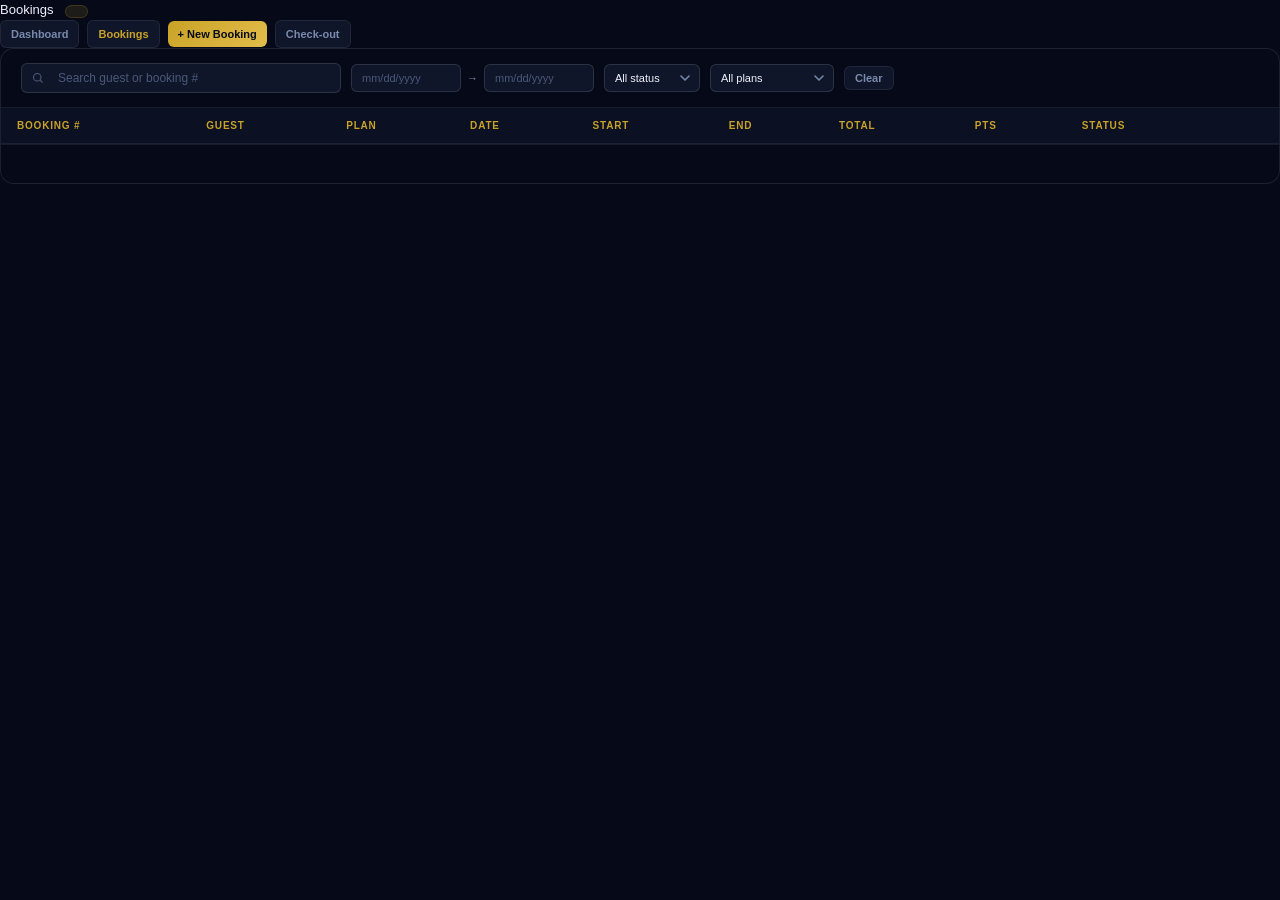
<file: homeroom_split_files/html/booking.html>
<!DOCTYPE html>
<html lang="en">
<head>
  <meta charset="UTF-8">
  <meta name="viewport" content="width=device-width, initial-scale=1.0">
  <title>Bookings - Homeroom</title>
  <link rel="stylesheet" href="../css/booking.css">
</head>
<body>
  
  <div class="topbar">
    <div class="topbar-title">Bookings <span id="today-badge" class="badge badge-gold" style="font-size:11px;margin-left:8px;"></span></div>
    <div style="display:flex;gap:8px;align-items:center;">
      <a href="dashboard.html" class="btn btn-ghost btn-sm">Dashboard</a>
      <a href="booking.html" class="btn btn-ghost btn-sm" style="color:var(--gold-400);">Bookings</a>
      <a href="newbooking.html" class="btn btn-gold btn-sm">+ New Booking</a>
      <a href="checkout.html" class="btn btn-ghost btn-sm">Check-out</a>
    </div>
  </div>
  <div class="page-body">
    <div class="card" style="padding:0;overflow:hidden;">
      <!-- FILTERS -->
      <div style="padding:14px 20px;border-bottom:1px solid var(--border);display:flex;gap:10px;align-items:center;flex-wrap:wrap;background:var(--navy-950);">
        <div class="search-bar-wrap">
          <svg width="12" height="12" fill="none" stroke="currentColor" stroke-width="1.5" viewBox="0 0 16 16"><circle cx="7" cy="7" r="5"/><path d="M11 11l3 3"/></svg>
          <input type="text" class="input-field search-bar" id="bk-search" placeholder="Search guest or booking #" oninput="renderBookings()" style="font-size:12px;padding:7px 10px 7px 34px;">
        </div>
        <div class="date-pair">
          <input type="text" class="input-field date-input" id="date-from" placeholder="mm/dd/yyyy" style="width:110px;" oninput="renderBookings()">
          <span>→</span>
          <input type="text" class="input-field date-input" id="date-to" placeholder="mm/dd/yyyy" style="width:110px;" oninput="renderBookings()">
        </div>
        <select class="filter-select" id="status-filter" onchange="renderBookings()">
          <option value="">All status</option>
          <option value="active">Active</option>
          <option value="extended">Extended</option>
          <option value="completed">Completed</option>
          <option value="cancelled">Cancelled</option>
        </select>
        <select class="filter-select" id="plan-filter" onchange="renderBookings()">
          <option value="">All plans</option>
          <option value="Hourly 1hr">Hourly 1hr</option>
          <option value="Hourly 5hrs">Hourly 5hrs</option>
          <option value="Hourly 10hrs">Hourly 10hrs</option>
          <option value="Day Pass">Day Pass</option>
          <option value="Monthly 3 Days">Monthly 3 Days</option>
          <option value="Monthly 30 Days">Monthly 30 Days</option>
        </select>
        <button class="btn btn-ghost btn-sm" onclick="clearFilters()">Clear</button>
      </div>
      <!-- TABLE -->
      <div class="table-wrap" style="max-height:calc(100vh - 280px);overflow-y:auto;">
        <table class="data-table">
          <thead>
            <tr>
              <th>Booking #</th><th>Guest</th><th>Plan</th><th>Date</th>
              <th>Start</th><th>End</th><th>Total</th><th>Pts</th><th>Status</th><th></th>
            </tr>
          </thead>
          <tbody id="bookings-tbody"></tbody>
        </table>
      </div>
      <div style="padding:12px 20px;border-top:1px solid var(--border);background:var(--navy-950);">
        <div class="pagination-bar">
          <span class="page-info" id="page-info"></span>
          <div class="page-buttons" id="page-buttons"></div>
        </div>
      </div>
    </div>
  </div>

  <script src="../js/booking.js"></script>
</body>
</html>
</file>
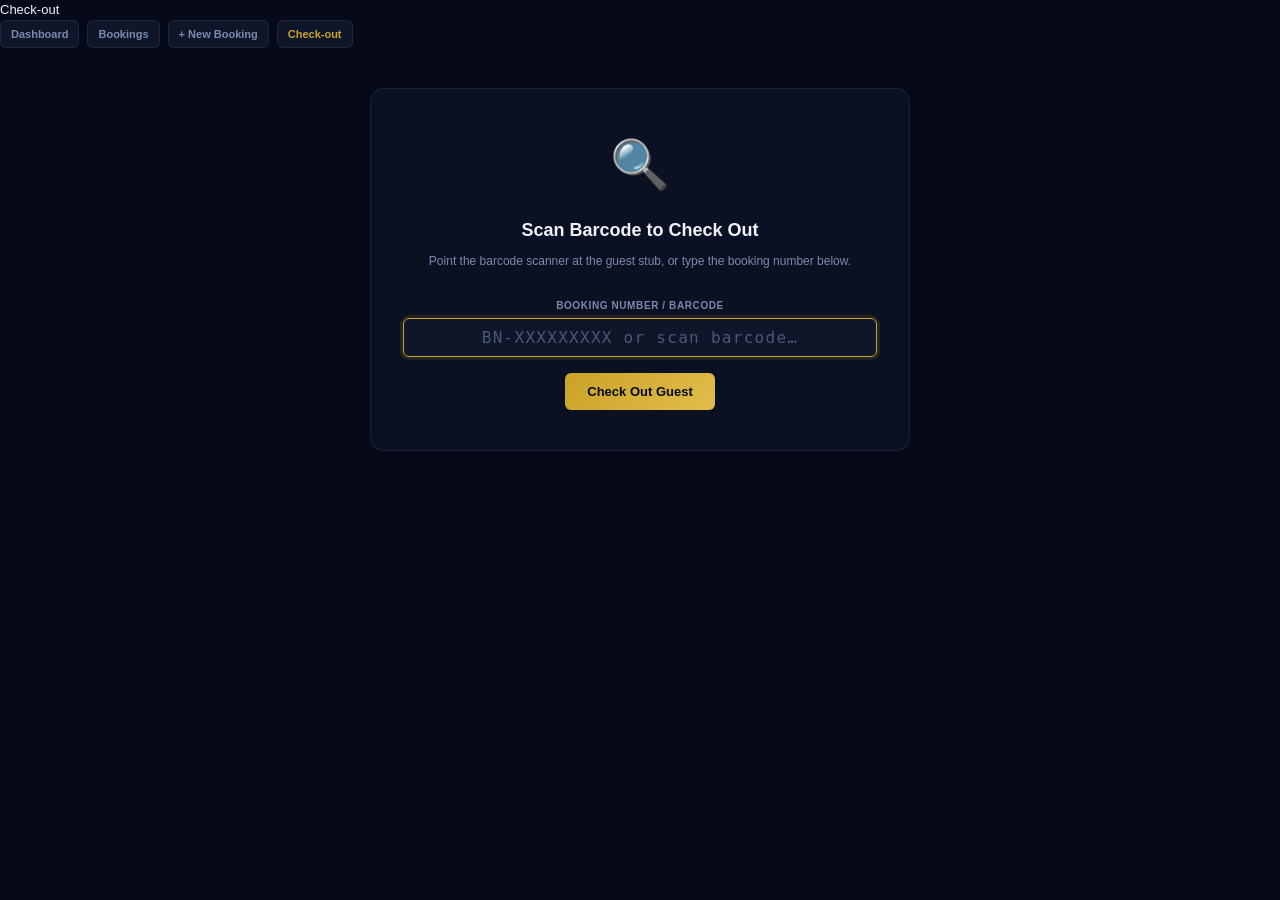
<file: homeroom_split_files/html/checkout.html>
<!DOCTYPE html>
<html lang="en">
<head>
  <meta charset="UTF-8">
  <meta name="viewport" content="width=device-width, initial-scale=1.0">
  <title>Check-out - Homeroom</title>
  <link rel="stylesheet" href="../css/checkout.css">
</head>
<body>
  
  <div class="topbar">
    <div class="topbar-title">Check-out</div>
    <div style="display:flex;gap:8px;align-items:center;">
      <a href="dashboard.html" class="btn btn-ghost btn-sm">Dashboard</a>
      <a href="booking.html" class="btn btn-ghost btn-sm">Bookings</a>
      <a href="newbooking.html" class="btn btn-ghost btn-sm">+ New Booking</a>
      <a href="checkout.html" class="btn btn-ghost btn-sm" style="color:var(--gold-400);">Check-out</a>
    </div>
  </div>
  <div class="page-body">
    <div style="max-width:540px;margin:40px auto;">
      <div class="card" style="text-align:center;padding:40px 32px;">
        <div style="font-size:48px;margin-bottom:16px;">🔍</div>
        <div style="font-size:18px;font-weight:700;margin-bottom:8px;">Scan Barcode to Check Out</div>
        <div style="font-size:12px;color:var(--text-muted);margin-bottom:28px;">Point the barcode scanner at the guest stub, or type the booking number below.</div>
        <div class="input-wrap" style="margin-bottom:16px;">
          <label class="input-label">Booking Number / Barcode</label>
          <input type="text" class="input-field" id="checkout-input" placeholder="BN-XXXXXXXXX or scan barcode…" autofocus oninput="onScanInput(this.value)" style="font-size:16px;text-align:center;letter-spacing:.08em;font-family:var(--mono);">
        </div>
        <button class="btn btn-gold btn-lg w-full" onclick="processCheckout()">Check Out Guest</button>
      </div>
      <div id="checkout-result" class="hidden" style="margin-top:16px;"></div>
    </div>
  </div>

  <script src="../js/checkout.js"></script>
</body>
</html>
</file>
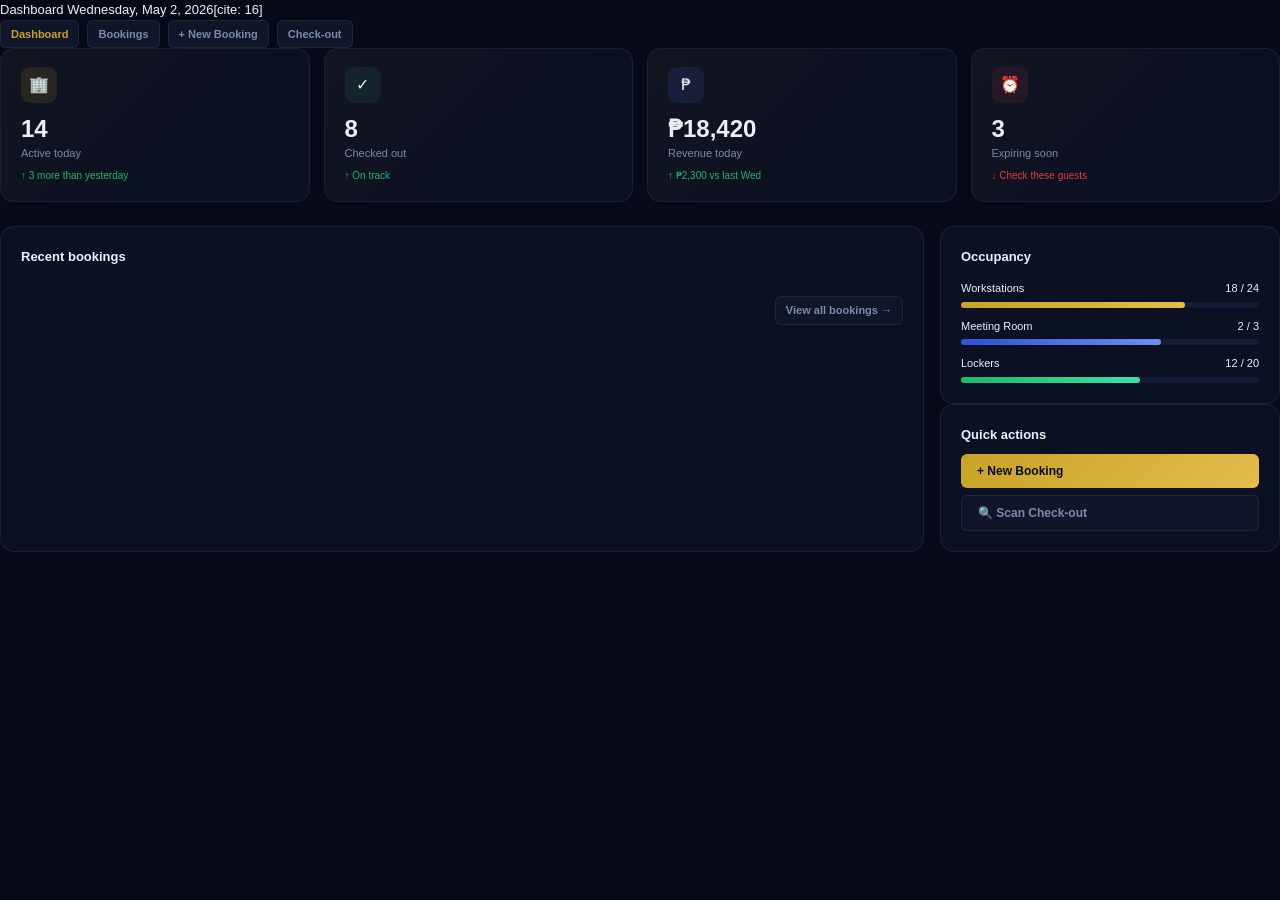
<file: homeroom_split_files/html/dashboard.html>
<!DOCTYPE html>
<html lang="en">
<head>
  <meta charset="UTF-8">
  <meta name="viewport" content="width=device-width, initial-scale=1.0">
  <title>Dashboard - Homeroom</title>
  <link rel="stylesheet" href="../css/dashboard.css">
</head>
<body>
  
  <div class="topbar">
    <div class="topbar-title">Dashboard <span class="topbar-sub">Wednesday, May 2, 2026</span>[cite: 16]</div>
    <div style="display:flex;gap:8px;align-items:center;">
      <a href="dashboard.html" class="btn btn-ghost btn-sm" style="color:var(--gold-400);">Dashboard</a>
      <a href="booking.html" class="btn btn-ghost btn-sm">Bookings</a>
      <a href="newbooking.html" class="btn btn-ghost btn-sm">+ New Booking</a>
      <a href="checkout.html" class="btn btn-ghost btn-sm">Check-out</a>
    </div>
  </div>
  <div class="page-body">
  <div class="stats-row">
    <div class="stat-card">
      <div class="stat-icon gold">🏢</div>
      <div class="stat-val">14</div>
      <div class="stat-label">Active today</div>
      <div class="stat-trend">↑ 3 more than yesterday</div>
    </div>
    <div class="stat-card">
      <div class="stat-icon green">✓</div>
      <div class="stat-val">8</div>
      <div class="stat-label">Checked out</div>
      <div class="stat-trend">↑ On track</div>
    </div>
    <div class="stat-card">
      <div class="stat-icon blue">₱</div>
      <div class="stat-val">₱18,420</div>
      <div class="stat-label">Revenue today</div>
      <div class="stat-trend">↑ ₱2,300 vs last Wed</div>
    </div>
    <div class="stat-card">
      <div class="stat-icon red">⏰</div>
      <div class="stat-val">3</div>
      <div class="stat-label">Expiring soon</div>
      <div class="stat-trend down">↓ Check these guests</div>
    </div>
  </div>
  <div style="display:grid;grid-template-columns:1fr 340px;gap:16px;">
    <div class="card">
      <div style="font-size:13px;font-weight:700;margin-bottom:16px;">Recent bookings</div>
      <div class="table-wrap">
        <table class="data-table" id="mini-table"></table>
      </div>
      <div style="margin-top:14px;text-align:right;">
        <a href="booking.html" class="btn btn-ghost btn-sm">View all bookings →</a>
      </div>
    </div>
    <div class="flex-col gap-12">
      <div class="card" style="flex:1;">
        <div style="font-size:13px;font-weight:700;margin-bottom:14px;">Occupancy</div>
        <div style="display:flex;flex-direction:column;gap:10px;">
          <div>
            <div style="display:flex;justify-content:space-between;font-size:11px;margin-bottom:5px;"><span class="text-muted">Workstations</span><span class="font-mono">18 / 24</span></div>
            <div style="background:var(--navy-700);border-radius:4px;height:6px;"><div style="background:linear-gradient(90deg,var(--gold-400),var(--gold-300));height:6px;border-radius:4px;width:75%;"></div></div>
          </div>
          <div>
            <div style="display:flex;justify-content:space-between;font-size:11px;margin-bottom:5px;"><span class="text-muted">Meeting Room</span><span class="font-mono">2 / 3</span></div>
            <div style="background:var(--navy-700);border-radius:4px;height:6px;"><div style="background:linear-gradient(90deg,var(--blue-500),var(--blue-300));height:6px;border-radius:4px;width:67%;"></div></div>
          </div>
          <div>
            <div style="display:flex;justify-content:space-between;font-size:11px;margin-bottom:5px;"><span class="text-muted">Lockers</span><span class="font-mono">12 / 20</span></div>
            <div style="background:var(--navy-700);border-radius:4px;height:6px;"><div style="background:linear-gradient(90deg,var(--success),#40e0a0);height:6px;border-radius:4px;width:60%;"></div></div>
          </div>
        </div>
      </div>
      <div class="card">
        <div style="font-size:13px;font-weight:700;margin-bottom:10px;">Quick actions</div>
        <div style="display:flex;flex-direction:column;gap:7px;">
          <a href="newbooking.html" class="btn btn-gold w-full" style="text-align:center;text-decoration:none;">+ New Booking</a>
          <a href="checkout.html" class="btn btn-ghost w-full" style="text-align:center;text-decoration:none;">🔍 Scan Check-out</a>
        </div>
      </div>
    </div>
  </div>
  </div>

  <script src="../js/dashboard.js"></script>
</body>
</html>
</file>
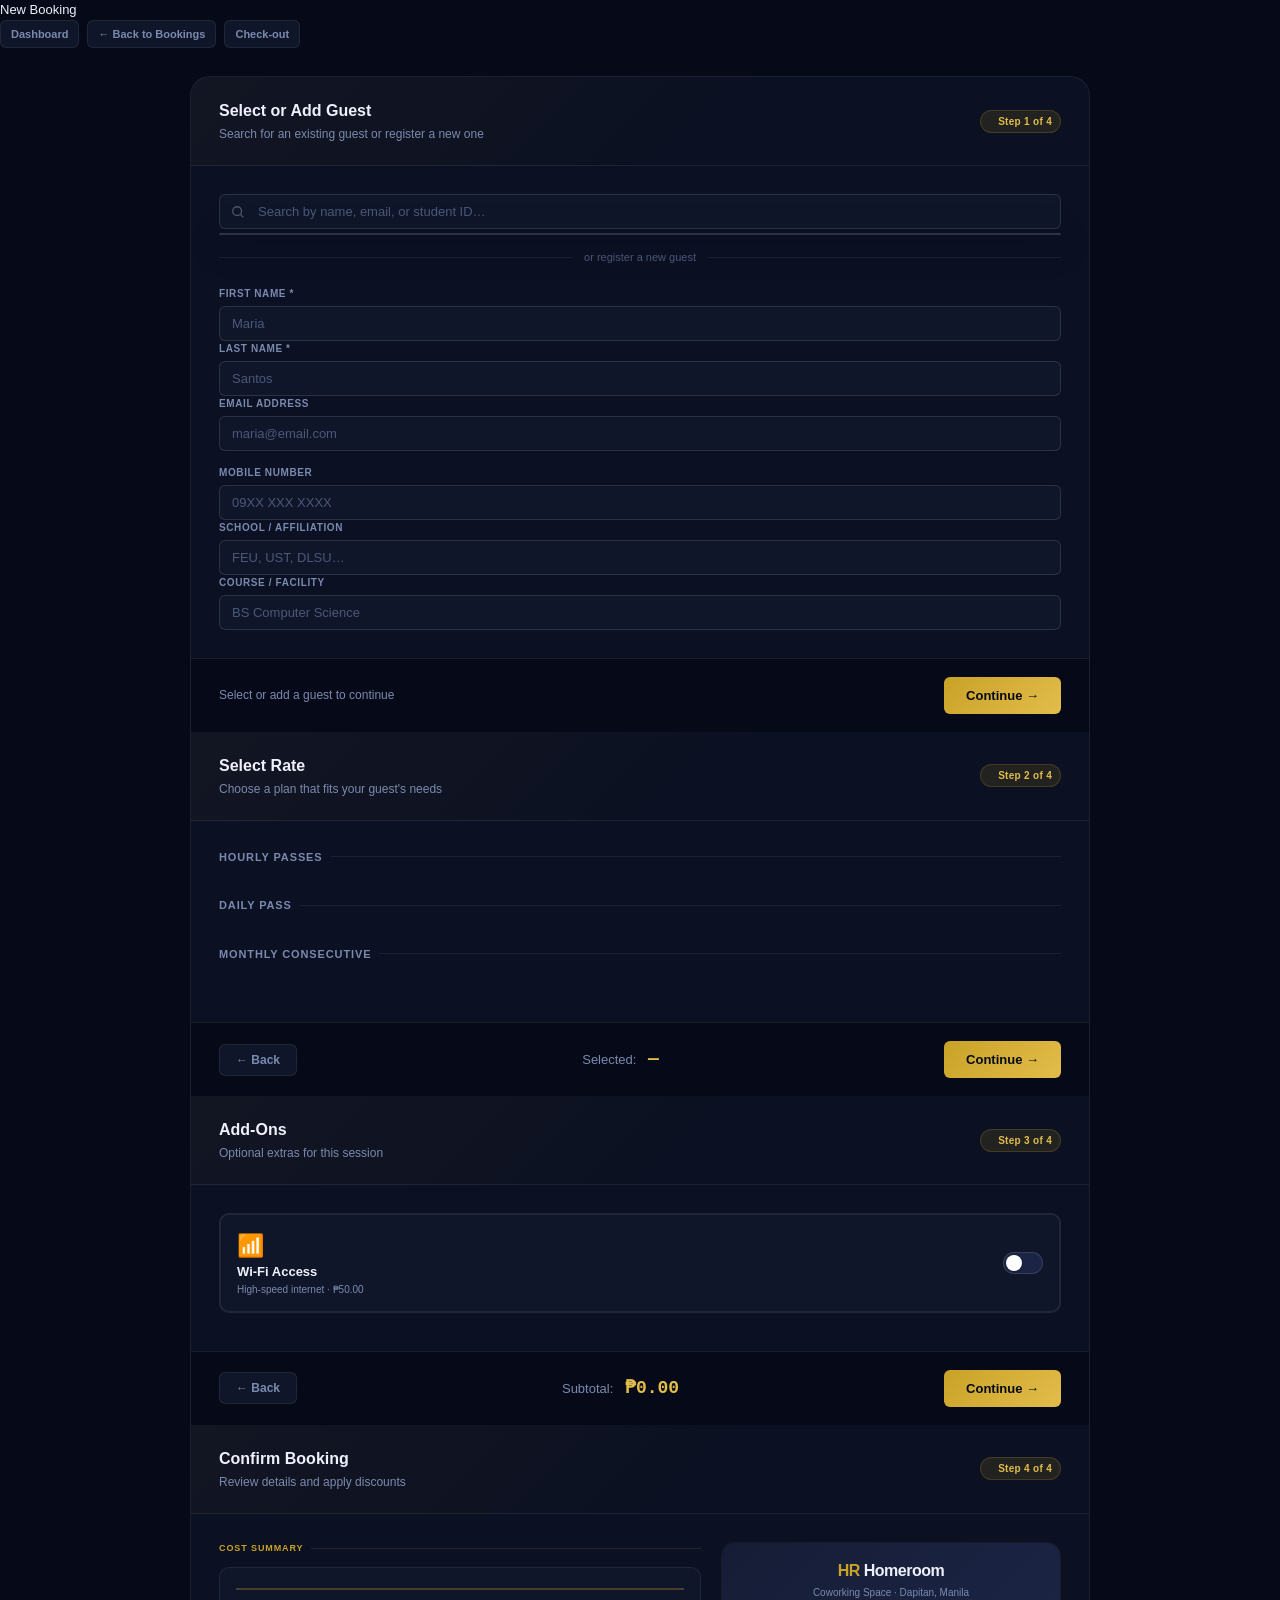
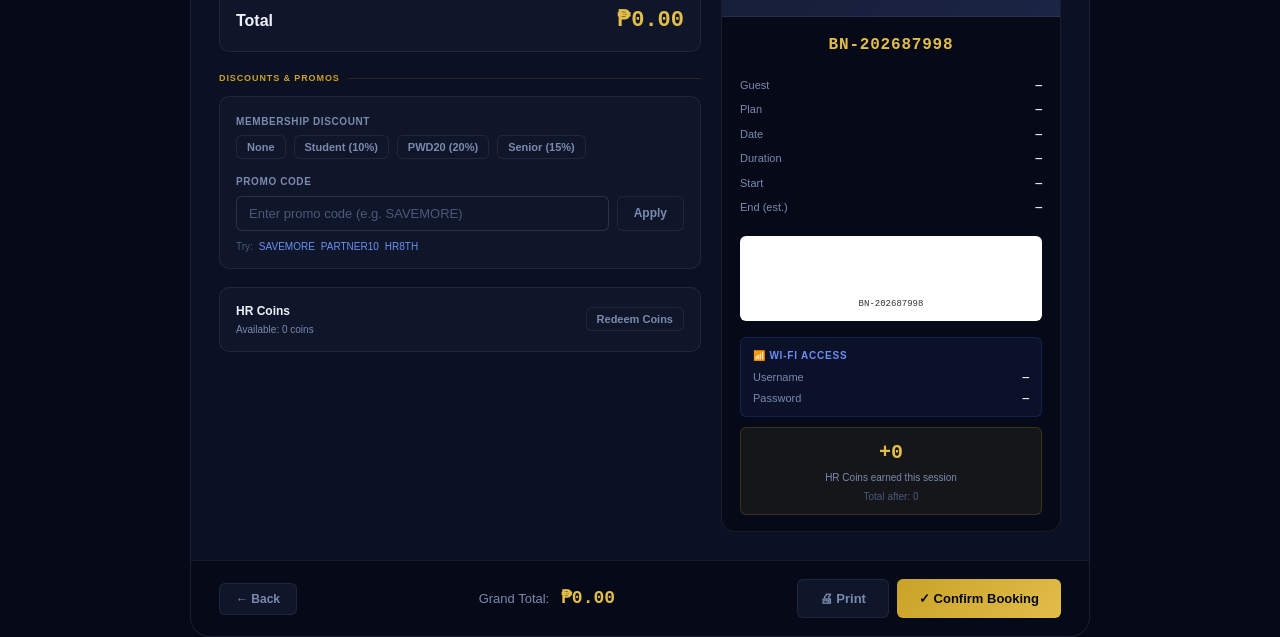
<file: homeroom_split_files/html/newbooking.html>
<!DOCTYPE html>
<html lang="en">
<head>
  <meta charset="UTF-8">
  <meta name="viewport" content="width=device-width, initial-scale=1.0">
  <title>New Booking - Homeroom</title>
  <link rel="stylesheet" href="../css/newbooking.css">
</head>
<body>
  
  <div class="topbar">
    <div class="topbar-title">New Booking</div>
    <div style="display:flex;gap:8px;align-items:center;">
      <a href="dashboard.html" class="btn btn-ghost btn-sm">Dashboard</a>
      <a href="booking.html" class="btn btn-ghost btn-sm">← Back to Bookings</a>
      <a href="checkout.html" class="btn btn-ghost btn-sm">Check-out</a>
    </div>
  </div>
  <div class="page-body">
    <div class="wizard-shell">
      <!-- STEP INDICATOR -->
      <div class="wizard-steps" id="wizard-steps"></div>
      <!-- WIZARD CARD -->
      <div class="wizard-card">
        <!-- STEP 1 -->
        <div id="wz-step-1">
          <div class="wizard-header">
            <div><h2>Select or Add Guest</h2><p>Search for an existing guest or register a new one</p></div>
            <span class="badge badge-gold">Step 1 of 4</span>
          </div>
          <div class="wizard-body">
            <div class="guest-search-wrap">
              <svg width="14" height="14" fill="none" stroke="currentColor" stroke-width="1.5" viewBox="0 0 16 16"><circle cx="7" cy="7" r="5"/><path d="M11 11l3 3"/></svg>
              <input type="text" class="input-field guest-search" id="guest-search-input" placeholder="Search by name, email, or student ID…" oninput="searchGuests(this.value)">
              <div class="guest-dropdown hidden" id="guest-dropdown"></div>
            </div>
            <div id="selected-guest-display" class="hidden"></div>
            <div class="divider-or">or register a new guest</div>
            <div class="input-row cols-3" style="margin-bottom:14px;">
              <div class="input-wrap">
                <label class="input-label">First Name *</label>
                <input type="text" class="input-field" id="f-fname" placeholder="Maria">
              </div>
              <div class="input-wrap">
                <label class="input-label">Last Name *</label>
                <input type="text" class="input-field" id="f-lname" placeholder="Santos">
              </div>
              <div class="input-wrap">
                <label class="input-label">Email Address</label>
                <input type="email" class="input-field" id="f-email" placeholder="maria@email.com">
              </div>
            </div>
            <div class="input-row cols-3">
              <div class="input-wrap">
                <label class="input-label">Mobile Number</label>
                <input type="text" class="input-field" id="f-mobile" placeholder="09XX XXX XXXX">
              </div>
              <div class="input-wrap">
                <label class="input-label">School / Affiliation</label>
                <input type="text" class="input-field" id="f-school" placeholder="FEU, UST, DLSU…">
              </div>
              <div class="input-wrap">
                <label class="input-label">Course / Facility</label>
                <input type="text" class="input-field" id="f-course" placeholder="BS Computer Science">
              </div>
            </div>
          </div>
          <div class="wizard-footer">
            <span class="wizard-footer-total" style="color:var(--text-muted);font-size:12px;">Select or add a guest to continue</span>
            <button class="btn btn-gold btn-lg" onclick="wizardNext()">Continue →</button>
          </div>
        </div>

        <!-- STEP 2 -->
        <div id="wz-step-2" class="hidden">
          <div class="wizard-header">
            <div><h2>Select Rate</h2><p>Choose a plan that fits your guest's needs</p></div>
            <span class="badge badge-gold">Step 2 of 4</span>
          </div>
          <div class="wizard-body">
            <div class="rates-section-title">Hourly Passes</div>
            <div class="rate-grid" id="rate-grid-hourly"></div>
            <div class="rates-section-title" style="margin-top:16px;">Daily Pass</div>
            <div class="rate-grid" id="rate-grid-daily"></div>
            <div class="rates-section-title" style="margin-top:16px;">Monthly Consecutive</div>
            <div class="rate-grid" id="rate-grid-monthly"></div>
          </div>
          <div class="wizard-footer">
            <button class="btn btn-ghost" onclick="wizardPrev()">← Back</button>
            <div class="wizard-footer-total">Selected: <strong id="wz-rate-label">—</strong></div>
            <button class="btn btn-gold btn-lg" onclick="wizardNext()">Continue →</button>
          </div>
        </div>

        <!-- STEP 3 -->
        <div id="wz-step-3" class="hidden">
          <div class="wizard-header">
            <div><h2>Add-Ons</h2><p>Optional extras for this session</p></div>
            <span class="badge badge-gold">Step 3 of 4</span>
          </div>
          <div class="wizard-body">
            <div class="wifi-toggle" id="wifi-toggle" onclick="toggleWifi()">
              <div class="flex items-center gap-12">
                <span style="font-size:22px;">📶</span>
                <div>
                  <div style="font-size:13px;font-weight:600;">Wi-Fi Access</div>
                  <div style="font-size:10px;color:var(--text-muted);">High-speed internet · ₱50.00</div>
                </div>
              </div>
              <div class="toggle-switch" id="wifi-switch"><div class="toggle-knob"></div></div>
            </div>
            <div class="addon-grid" id="addon-grid"></div>
          </div>
          <div class="wizard-footer">
            <button class="btn btn-ghost" onclick="wizardPrev()">← Back</button>
            <div class="wizard-footer-total">Subtotal: <strong id="wz-addon-total">₱0.00</strong></div>
            <button class="btn btn-gold btn-lg" onclick="wizardNext()">Continue →</button>
          </div>
        </div>

        <!-- STEP 4 -->
        <div id="wz-step-4" class="hidden">
          <div class="wizard-header">
            <div><h2>Confirm Booking</h2><p>Review details and apply discounts</p></div>
            <span class="badge badge-gold">Step 4 of 4</span>
          </div>
          <div class="wizard-body">
            <div class="summary-layout">
              <div>
                <div class="section-label" style="font-size:9px;font-weight:700;letter-spacing:.1em;text-transform:uppercase;color:var(--gold-400);margin-bottom:12px;display:flex;align-items:center;gap:8px;">Cost summary<span style="flex:1;height:1px;background:rgba(201,162,39,.15);display:block;"></span></div>
                <div class="card-inset">
                  <div id="summary-rows"></div>
                  <div class="summary-total">
                    <span>Total</span>
                    <span class="val" id="summary-grand-total">₱0.00</span>
                  </div>
                </div>

                <div class="promo-section" style="margin-top:20px;">
                  <div class="section-label" style="font-size:9px;font-weight:700;letter-spacing:.1em;text-transform:uppercase;color:var(--gold-400);margin-bottom:10px;display:flex;align-items:center;gap:8px;">Discounts & Promos<span style="flex:1;height:1px;background:rgba(201,162,39,.15);display:block;"></span></div>
                  <div class="card-inset">
                    <div style="margin-bottom:12px;">
                      <label class="input-label">Membership Discount</label>
                      <div style="display:flex;gap:8px;margin-top:5px;flex-wrap:wrap;">
                        <button class="btn btn-ghost btn-sm" onclick="applyMembership('none')">None</button>
                        <button class="btn btn-ghost btn-sm" onclick="applyMembership('student')">Student (10%)</button>
                        <button class="btn btn-ghost btn-sm" onclick="applyMembership('pwd')">PWD20 (20%)</button>
                        <button class="btn btn-ghost btn-sm" onclick="applyMembership('senior')">Senior (15%)</button>
                      </div>
                    </div>
                    <div>
                      <label class="input-label">Promo Code</label>
                      <div class="promo-row" style="margin-top:5px;">
                        <input type="text" class="input-field" id="promo-input" placeholder="Enter promo code (e.g. SAVEMORE)" style="flex:1;">
                        <button class="btn btn-ghost" onclick="applyPromo()">Apply</button>
                      </div>
                      <div id="promo-badge-wrap"></div>
                      <div style="margin-top:8px;display:flex;gap:6px;flex-wrap:wrap;">
                        <span style="font-size:10px;color:var(--text-dim);">Try: </span>
                        <span style="font-size:10px;color:var(--blue-300);cursor:pointer;" onclick="document.getElementById('promo-input').value='SAVEMORE'">SAVEMORE</span>
                        <span style="font-size:10px;color:var(--blue-300);cursor:pointer;" onclick="document.getElementById('promo-input').value='PARTNER10'">PARTNER10</span>
                        <span style="font-size:10px;color:var(--blue-300);cursor:pointer;" onclick="document.getElementById('promo-input').value='HR8TH'">HR8TH</span>
                      </div>
                    </div>
                  </div>
                </div>

                <!-- COINS REDEEM -->
                <div class="card-inset" style="margin-top:12px;display:flex;align-items:center;justify-content:space-between;">
                  <div>
                    <div style="font-size:12px;font-weight:600;">HR Coins</div>
                    <div style="font-size:10px;color:var(--text-muted);margin-top:2px;" id="coins-available-text">Available: 0 coins</div>
                  </div>
                  <button class="btn btn-ghost btn-sm" id="redeem-btn" onclick="redeemCoins()">Redeem Coins</button>
                </div>
              </div>

              <!-- RECEIPT CARD -->
              <div class="receipt-card">
                <div class="receipt-header">
                  <div class="receipt-logo"><span>HR</span> Homeroom</div>
                  <div class="receipt-subtitle">Coworking Space · Dapitan, Manila</div>
                </div>
                <div class="receipt-body">
                  <div class="receipt-ref" id="receipt-ref">BN-202687998</div>
                  <div class="receipt-row"><span class="rl">Guest</span><span class="rv" id="receipt-guest">—</span></div>
                  <div class="receipt-row"><span class="rl">Plan</span><span class="rv" id="receipt-plan">—</span></div>
                  <div class="receipt-row"><span class="rl">Date</span><span class="rv" id="receipt-date">—</span></div>
                  <div class="receipt-row"><span class="rl">Duration</span><span class="rv" id="receipt-duration">—</span></div>
                  <div class="receipt-row"><span class="rl">Start</span><span class="rv" id="receipt-start">—</span></div>
                  <div class="receipt-row"><span class="rl">End (est.)</span><span class="rv" id="receipt-end">—</span></div>

                  <!-- BARCODE -->
                  <div class="barcode-wrap" id="barcode-wrap">
                    <div class="barcode-lines" id="barcode-lines"></div>
                    <div style="font-family:var(--mono);font-size:9px;color:#333;margin-top:4px;" id="barcode-text">BN-202687998</div>
                  </div>

                  <!-- WIFI CREDENTIALS -->
                  <div class="wifi-creds" id="wifi-creds-box">
                    <div class="wifi-title">📶 Wi-Fi Access</div>
                    <div class="wifi-field"><span class="wl">Username</span><span class="wv" id="wifi-user">—</span></div>
                    <div class="wifi-field"><span class="wl">Password</span><span class="wv" id="wifi-pass">—</span></div>
                  </div>

                  <!-- COINS EARNED -->
                  <div class="coins-earned">
                    <div class="coins-earned-val" id="coins-earned-val">+0</div>
                    <div class="coins-earned-label">HR Coins earned this session</div>
                    <div style="font-size:10px;color:var(--text-dim);margin-top:4px;">Total after: <span class="font-mono" id="coins-total-val">0</span></div>
                  </div>
                </div>
              </div>
            </div>
          </div>
          <div class="wizard-footer">
            <button class="btn btn-ghost" onclick="wizardPrev()">← Back</button>
            <div class="wizard-footer-total">Grand Total: <strong id="wz-grand-total">₱0.00</strong></div>
            <div style="display:flex;gap:8px;">
              <button class="btn btn-ghost btn-lg" onclick="printReceipt()">🖨 Print</button>
              <button class="btn btn-gold btn-lg" onclick="confirmBooking()">✓ Confirm Booking</button>
            </div>
          </div>
        </div>

      </div><!-- /wizard-card -->
    </div><!-- /wizard-shell -->
  </div>

  <script src="../js/newbooking.js"></script>
</body>
</html>
</file>
<file: homeroom_split_files/css/booking.css>
/* ═══════════════════════════════════════════════
   DESIGN TOKENS — HomeRoom palette
   ═══════════════════════════════════════════════ */
:root {
  --navy-950: #060a18;
  --navy-900: #0b1022;
  --navy-800: #101629;
  --navy-700: #151d36;
  --navy-600: #1b2444;
  --navy-500: #243060;
  --navy-400: #2d3d7a;

  --gold-600: #8a6910;
  --gold-500: #b8890f;
  --gold-400: #c9a227;
  --gold-300: #e2bd4a;
  --gold-200: #edcf6e;
  --gold-100: #f7e9a8;

  --blue-700: #1a2f8a;
  --blue-600: #2040c0;
  --blue-500: #2d52d4;
  --blue-400: #4068e8;
  --blue-300: #6b8ef5;

  --slate-50:  #f8f9fc;
  --slate-100: #eef0f6;
  --slate-200: #d8dce8;
  --slate-300: #b0b8d0;
  --slate-400: #8090b4;
  --slate-500: #5a6a90;
  --slate-600: #3d4e72;

  --bg:         var(--navy-950);
  --surface:    var(--navy-900);
  --surface2:   var(--navy-800);
  --surface3:   var(--navy-700);
  --border:     rgba(255,255,255,0.07);
  --border2:    rgba(255,255,255,0.12);
  --text:       #eef1fb;
  --text-muted: #7a8aae;
  --text-dim:   #4a5878;
  --accent:     var(--gold-400);
  --accent2:    var(--gold-300);
  --success:    #1db86a;
  --warning:    #e8a020;
  --danger:     #e03c3c;
  --info:       var(--blue-400);

  --radius-sm:  6px;
  --radius-md:  10px;
  --radius-lg:  14px;
  --radius-xl:  20px;

  --shadow-sm:  0 1px 3px rgba(0,0,0,.4);
  --shadow-md:  0 4px 16px rgba(0,0,0,.5);
  --shadow-lg:  0 8px 32px rgba(0,0,0,.6);
  --shadow-gold: 0 0 20px rgba(201,162,39,.15);

  --font:  'Inter', sans-serif;
  --mono:  'JetBrains Mono', monospace;

  --sidebar-w: 220px;
  --topbar-h:  56px;
}

*, *::before, *::after { box-sizing: border-box; margin: 0; padding: 0; }
html, body { height: 100%; }
body { font-family: var(--font); background: var(--bg); color: var(--text); font-size: 13px; line-height: 1.5; -webkit-font-smoothing: antialiased; overflow: hidden; }
button { font-family: var(--font); cursor: pointer; border: none; outline: none; }
input, select, textarea { font-family: var(--font); outline: none; }
a { text-decoration: none; color: inherit; }
* { scrollbar-width: thin; scrollbar-color: var(--navy-600) transparent; }
*::-webkit-scrollbar { width: 4px; height: 4px; }
*::-webkit-scrollbar-thumb { background: var(--navy-600); border-radius: 4px; }

.app { display: flex; height: 100vh; overflow: hidden; }

/* BUTTONS */
.btn {
  display: inline-flex; align-items: center; gap: 6px;
  padding: 8px 16px; border-radius: var(--radius-sm);
  font-size: 12px; font-weight: 600;
  transition: all .15s; white-space: nowrap;
}
.btn-gold {
  background: linear-gradient(135deg, var(--gold-400) 0%, var(--gold-300) 100%);
  color: var(--navy-950);
}
.btn-gold:hover { filter: brightness(1.1); box-shadow: var(--shadow-gold); }
.btn-outline {
  background: transparent; color: var(--text-muted);
  border: 1px solid var(--border2);
}
.btn-outline:hover { color: var(--text); border-color: rgba(255,255,255,.2); }
.btn-ghost {
  background: var(--navy-800); color: var(--text-muted);
  border: 1px solid var(--border);
}
.btn-ghost:hover { color: var(--text); border-color: var(--border2); }
.btn-danger {
  background: rgba(224,60,60,.1); color: var(--danger);
  border: 1px solid rgba(224,60,60,.2);
}
.btn-danger:hover { background: rgba(224,60,60,.2); }
.btn-success {
  background: rgba(29,184,106,.1); color: var(--success);
  border: 1px solid rgba(29,184,106,.2);
}
.btn-success:hover { background: rgba(29,184,106,.18); }
.btn-sm { padding: 5px 10px; font-size: 11px; }
.btn-lg { padding: 11px 22px; font-size: 13px; }
.btn-icon { padding: 7px; border-radius: var(--radius-sm); width: 32px; height: 32px; justify-content: center; }

/* BADGES */
.badge {
  display: inline-flex; align-items: center; gap: 4px;
  padding: 3px 8px; border-radius: 20px;
  font-size: 10px; font-weight: 700; letter-spacing: .03em;
}
.badge::before { content: ''; width: 5px; height: 5px; border-radius: 50%; flex-shrink: 0; }
.badge-active   { background: rgba(29,184,106,.12); color: #1db86a; border: 1px solid rgba(29,184,106,.2); }
.badge-active::before { background: #1db86a; }
.badge-extended { background: rgba(232,160,32,.12); color: #e8a020; border: 1px solid rgba(232,160,32,.2); }
.badge-extended::before { background: #e8a020; }
.badge-completed{ background: rgba(122,138,174,.1); color: var(--text-muted); border: 1px solid rgba(122,138,174,.15); }
.badge-completed::before { background: var(--text-muted); }
.badge-cancelled{ background: rgba(224,60,60,.1); color: #e03c3c; border: 1px solid rgba(224,60,60,.2); }
.badge-cancelled::before { background: #e03c3c; }
.badge-gold { background: rgba(201,162,39,.12); color: var(--gold-300); border: 1px solid rgba(201,162,39,.2); }
.badge-locked { background: rgba(90,106,144,.1); color: var(--slate-400); border: 1px solid rgba(90,106,144,.2); }

/* CARDS */
.card {
  background: var(--navy-900); border: 1px solid var(--border);
  border-radius: var(--radius-lg); padding: 20px;
}
.card-sm { padding: 14px 16px; border-radius: var(--radius-md); }
.card-inset {
  background: var(--navy-800); border: 1px solid var(--border);
  border-radius: var(--radius-md); padding: 14px 16px;
}

.input-wrap { display: flex; flex-direction: column; gap: 5px; }
.input-label { font-size: 10px; font-weight: 600; color: var(--text-muted); text-transform: uppercase; letter-spacing: .06em; }
.input-field {
  background: var(--navy-800); border: 1px solid var(--border2);
  color: var(--text); border-radius: var(--radius-sm);
  padding: 9px 12px; font-size: 13px; font-family: var(--font);
  transition: border-color .15s, box-shadow .15s; width: 100%;
}
.input-field::placeholder { color: var(--text-dim); }
.input-field:focus { border-color: var(--gold-400); box-shadow: 0 0 0 3px rgba(201,162,39,.12); }

/* BOOKING DASHBOARD & TABLES */
.dashboard-header { display: flex; align-items: center; gap: 12px; margin-bottom: 20px; }
.search-bar-wrap { position: relative; flex: 1; max-width: 320px; }
.search-bar-wrap svg { position: absolute; left: 11px; top: 50%; transform: translateY(-50%); color: var(--text-dim); pointer-events: none; }
.search-bar { padding-left: 36px !important; }

.filter-row { display: flex; align-items: center; gap: 8px; flex-wrap: wrap; }
.date-pair { display: flex; align-items: center; gap: 6px; }
.date-pair span { font-size: 11px; color: var(--text-muted); }
.date-input { padding: 7px 10px !important; font-size: 11px !important; }

.filter-select {
  background: var(--navy-800); border: 1px solid var(--border2);
  color: var(--text); border-radius: var(--radius-sm);
  padding: 7px 30px 7px 10px; font-size: 11px; font-family: var(--font);
  appearance: none; cursor: pointer;
  background-image: url("data:image/svg+xml,%3Csvg xmlns='http://www.w3.org/2000/svg' width='10' height='7'%3E%3Cpath d='M1 1l4 4 4-4' fill='none' stroke='%237a8aae' stroke-width='1.5' stroke-linecap='round'/%3E%3C/svg%3E");
  background-repeat: no-repeat; background-position: right 9px center;
  transition: border-color .15s;
}
.filter-select:focus { border-color: var(--gold-400); outline: none; }
option { background: var(--navy-800); }

/* TABLE */
.table-wrap { overflow-x: auto; }
.data-table { width: 100%; border-collapse: collapse; }
.data-table thead th {
  padding: 10px 16px; text-align: left;
  font-size: 10px; font-weight: 700; letter-spacing: .08em; text-transform: uppercase;
  color: var(--gold-400); border-bottom: 1px solid var(--border);
  background: var(--navy-900); white-space: nowrap; position: sticky; top: 0; z-index: 5;
}
.data-table tbody tr {
  border-bottom: 1px solid var(--border); transition: background .1s; cursor: pointer;
}
.data-table tbody tr:hover { background: rgba(255,255,255,.02); }
.data-table tbody tr.row-selected { background: rgba(201,162,39,.05); border-left: 2px solid var(--gold-400); }
.data-table td { padding: 12px 16px; font-size: 12px; vertical-align: middle; white-space: nowrap; }
.cell-booking-no { font-family: var(--mono); font-size: 11px; color: var(--gold-200); }
.cell-guest-name { font-weight: 600; }
.cell-guest-sub { font-size: 10px; color: var(--text-muted); margin-top: 1px; }
.cell-plan { display: inline-block; padding: 3px 9px; border-radius: 20px; font-size: 10px; font-weight: 600; background: rgba(45,82,212,.18); color: #7b9ef0; border: 1px solid rgba(45,82,212,.3); }
.cell-cost { font-family: var(--mono); color: var(--gold-200); }
.cell-date { font-family: var(--mono); font-size: 11px; color: var(--text-muted); }
.cell-actions { display: flex; gap: 5px; }

/* PAGINATION */
.pagination-bar {
  display: flex; align-items: center; justify-content: space-between;
  padding: 14px 0 0; flex-wrap: wrap; gap: 8px;
}
.page-info { font-size: 11px; color: var(--text-muted); }
.page-buttons { display: flex; gap: 4px; }
.page-btn {
  width: 30px; height: 30px; border-radius: var(--radius-sm);
  background: var(--navy-800); border: 1px solid var(--border);
  color: var(--text-muted); font-size: 11px; font-family: var(--mono);
  display: flex; align-items: center; justify-content: center;
  cursor: pointer; transition: all .15s;
}
.page-btn:hover, .page-btn.cur {
  border-color: var(--gold-400); color: var(--gold-300);
  background: rgba(201,162,39,.08);
}
</file>
<file: homeroom_split_files/css/checkout.css>
/* ═══════════════════════════════════════════════
   DESIGN TOKENS — HomeRoom palette
   ═══════════════════════════════════════════════ */
:root {
  --navy-950: #060a18;
  --navy-900: #0b1022;
  --navy-800: #101629;
  --navy-700: #151d36;
  --navy-600: #1b2444;
  --navy-500: #243060;
  --navy-400: #2d3d7a;

  --gold-600: #8a6910;
  --gold-500: #b8890f;
  --gold-400: #c9a227;
  --gold-300: #e2bd4a;
  --gold-200: #edcf6e;
  --gold-100: #f7e9a8;

  --blue-700: #1a2f8a;
  --blue-600: #2040c0;
  --blue-500: #2d52d4;
  --blue-400: #4068e8;
  --blue-300: #6b8ef5;

  --slate-50:  #f8f9fc;
  --slate-100: #eef0f6;
  --slate-200: #d8dce8;
  --slate-300: #b0b8d0;
  --slate-400: #8090b4;
  --slate-500: #5a6a90;
  --slate-600: #3d4e72;

  --bg:         var(--navy-950);
  --surface:    var(--navy-900);
  --surface2:   var(--navy-800);
  --surface3:   var(--navy-700);
  --border:     rgba(255,255,255,0.07);
  --border2:    rgba(255,255,255,0.12);
  --text:       #eef1fb;
  --text-muted: #7a8aae;
  --text-dim:   #4a5878;
  --accent:     var(--gold-400);
  --accent2:    var(--gold-300);
  --success:    #1db86a;
  --warning:    #e8a020;
  --danger:     #e03c3c;
  --info:       var(--blue-400);

  --radius-sm:  6px;
  --radius-md:  10px;
  --radius-lg:  14px;
  --radius-xl:  20px;

  --shadow-sm:  0 1px 3px rgba(0,0,0,.4);
  --shadow-md:  0 4px 16px rgba(0,0,0,.5);
  --shadow-lg:  0 8px 32px rgba(0,0,0,.6);
  --shadow-gold: 0 0 20px rgba(201,162,39,.15);

  --font:  'Inter', sans-serif;
  --mono:  'JetBrains Mono', monospace;

  --sidebar-w: 220px;
  --topbar-h:  56px;
}

*, *::before, *::after { box-sizing: border-box; margin: 0; padding: 0; }
html, body { height: 100%; }
body { font-family: var(--font); background: var(--bg); color: var(--text); font-size: 13px; line-height: 1.5; -webkit-font-smoothing: antialiased; overflow: hidden; }
button { font-family: var(--font); cursor: pointer; border: none; outline: none; }
input, select, textarea { font-family: var(--font); outline: none; }
a { text-decoration: none; color: inherit; }
* { scrollbar-width: thin; scrollbar-color: var(--navy-600) transparent; }
*::-webkit-scrollbar { width: 4px; height: 4px; }
*::-webkit-scrollbar-thumb { background: var(--navy-600); border-radius: 4px; }

.app { display: flex; height: 100vh; overflow: hidden; }

/* BUTTONS */
.btn {
  display: inline-flex; align-items: center; gap: 6px;
  padding: 8px 16px; border-radius: var(--radius-sm);
  font-size: 12px; font-weight: 600;
  transition: all .15s; white-space: nowrap;
}
.btn-gold {
  background: linear-gradient(135deg, var(--gold-400) 0%, var(--gold-300) 100%);
  color: var(--navy-950);
}
.btn-gold:hover { filter: brightness(1.1); box-shadow: var(--shadow-gold); }
.btn-outline {
  background: transparent; color: var(--text-muted);
  border: 1px solid var(--border2);
}
.btn-outline:hover { color: var(--text); border-color: rgba(255,255,255,.2); }
.btn-ghost {
  background: var(--navy-800); color: var(--text-muted);
  border: 1px solid var(--border);
}
.btn-ghost:hover { color: var(--text); border-color: var(--border2); }
.btn-danger {
  background: rgba(224,60,60,.1); color: var(--danger);
  border: 1px solid rgba(224,60,60,.2);
}
.btn-danger:hover { background: rgba(224,60,60,.2); }
.btn-success {
  background: rgba(29,184,106,.1); color: var(--success);
  border: 1px solid rgba(29,184,106,.2);
}
.btn-success:hover { background: rgba(29,184,106,.18); }
.btn-sm { padding: 5px 10px; font-size: 11px; }
.btn-lg { padding: 11px 22px; font-size: 13px; }
.btn-icon { padding: 7px; border-radius: var(--radius-sm); width: 32px; height: 32px; justify-content: center; }

/* BADGES */
.badge {
  display: inline-flex; align-items: center; gap: 4px;
  padding: 3px 8px; border-radius: 20px;
  font-size: 10px; font-weight: 700; letter-spacing: .03em;
}
.badge::before { content: ''; width: 5px; height: 5px; border-radius: 50%; flex-shrink: 0; }
.badge-active   { background: rgba(29,184,106,.12); color: #1db86a; border: 1px solid rgba(29,184,106,.2); }
.badge-active::before { background: #1db86a; }
.badge-extended { background: rgba(232,160,32,.12); color: #e8a020; border: 1px solid rgba(232,160,32,.2); }
.badge-extended::before { background: #e8a020; }
.badge-completed{ background: rgba(122,138,174,.1); color: var(--text-muted); border: 1px solid rgba(122,138,174,.15); }
.badge-completed::before { background: var(--text-muted); }
.badge-cancelled{ background: rgba(224,60,60,.1); color: #e03c3c; border: 1px solid rgba(224,60,60,.2); }
.badge-cancelled::before { background: #e03c3c; }
.badge-gold { background: rgba(201,162,39,.12); color: var(--gold-300); border: 1px solid rgba(201,162,39,.2); }
.badge-locked { background: rgba(90,106,144,.1); color: var(--slate-400); border: 1px solid rgba(90,106,144,.2); }

/* CARDS */
.card {
  background: var(--navy-900); border: 1px solid var(--border);
  border-radius: var(--radius-lg); padding: 20px;
}
.card-sm { padding: 14px 16px; border-radius: var(--radius-md); }
.card-inset {
  background: var(--navy-800); border: 1px solid var(--border);
  border-radius: var(--radius-md); padding: 14px 16px;
}

.input-wrap { display: flex; flex-direction: column; gap: 5px; }
.input-label { font-size: 10px; font-weight: 600; color: var(--text-muted); text-transform: uppercase; letter-spacing: .06em; }
.input-field {
  background: var(--navy-800); border: 1px solid var(--border2);
  color: var(--text); border-radius: var(--radius-sm);
  padding: 9px 12px; font-size: 13px; font-family: var(--font);
  transition: border-color .15s, box-shadow .15s; width: 100%;
}
.input-field::placeholder { color: var(--text-dim); }
.input-field:focus { border-color: var(--gold-400); box-shadow: 0 0 0 3px rgba(201,162,39,.12); }

/* CHECKOUT STYLES */
#checkout-input { font-size: 16px; text-align: center; letter-spacing: .08em; font-family: var(--mono); }
</file>
<file: homeroom_split_files/css/dashboard.css>
/* ═══════════════════════════════════════════════
   DESIGN TOKENS — HomeRoom palette
   ═══════════════════════════════════════════════ */
:root {
  --navy-950: #060a18;
  --navy-900: #0b1022;
  --navy-800: #101629;
  --navy-700: #151d36;
  --navy-600: #1b2444;
  --navy-500: #243060;
  --navy-400: #2d3d7a;

  --gold-600: #8a6910;
  --gold-500: #b8890f;
  --gold-400: #c9a227;
  --gold-300: #e2bd4a;
  --gold-200: #edcf6e;
  --gold-100: #f7e9a8;

  --blue-700: #1a2f8a;
  --blue-600: #2040c0;
  --blue-500: #2d52d4;
  --blue-400: #4068e8;
  --blue-300: #6b8ef5;

  --slate-50:  #f8f9fc;
  --slate-100: #eef0f6;
  --slate-200: #d8dce8;
  --slate-300: #b0b8d0;
  --slate-400: #8090b4;
  --slate-500: #5a6a90;
  --slate-600: #3d4e72;

  --bg:         var(--navy-950);
  --surface:    var(--navy-900);
  --surface2:   var(--navy-800);
  --surface3:   var(--navy-700);
  --border:     rgba(255,255,255,0.07);
  --border2:    rgba(255,255,255,0.12);
  --text:       #eef1fb;
  --text-muted: #7a8aae;
  --text-dim:   #4a5878;
  --accent:     var(--gold-400);
  --accent2:    var(--gold-300);
  --success:    #1db86a;
  --warning:    #e8a020;
  --danger:     #e03c3c;
  --info:       var(--blue-400);

  --radius-sm:  6px;
  --radius-md:  10px;
  --radius-lg:  14px;
  --radius-xl:  20px;

  --shadow-sm:  0 1px 3px rgba(0,0,0,.4);
  --shadow-md:  0 4px 16px rgba(0,0,0,.5);
  --shadow-lg:  0 8px 32px rgba(0,0,0,.6);
  --shadow-gold: 0 0 20px rgba(201,162,39,.15);

  --font:  'Inter', sans-serif;
  --mono:  'JetBrains Mono', monospace;

  --sidebar-w: 220px;
  --topbar-h:  56px;
}

*, *::before, *::after { box-sizing: border-box; margin: 0; padding: 0; }
html, body { height: 100%; }
body { font-family: var(--font); background: var(--bg); color: var(--text); font-size: 13px; line-height: 1.5; -webkit-font-smoothing: antialiased; overflow: hidden; }
button { font-family: var(--font); cursor: pointer; border: none; outline: none; }
input, select, textarea { font-family: var(--font); outline: none; }
a { text-decoration: none; color: inherit; }
* { scrollbar-width: thin; scrollbar-color: var(--navy-600) transparent; }
*::-webkit-scrollbar { width: 4px; height: 4px; }
*::-webkit-scrollbar-thumb { background: var(--navy-600); border-radius: 4px; }

.app { display: flex; height: 100vh; overflow: hidden; }

/* BUTTONS */
.btn {
  display: inline-flex; align-items: center; gap: 6px;
  padding: 8px 16px; border-radius: var(--radius-sm);
  font-size: 12px; font-weight: 600;
  transition: all .15s; white-space: nowrap;
}
.btn-gold {
  background: linear-gradient(135deg, var(--gold-400) 0%, var(--gold-300) 100%);
  color: var(--navy-950);
}
.btn-gold:hover { filter: brightness(1.1); box-shadow: var(--shadow-gold); }
.btn-outline {
  background: transparent; color: var(--text-muted);
  border: 1px solid var(--border2);
}
.btn-outline:hover { color: var(--text); border-color: rgba(255,255,255,.2); }
.btn-ghost {
  background: var(--navy-800); color: var(--text-muted);
  border: 1px solid var(--border);
}
.btn-ghost:hover { color: var(--text); border-color: var(--border2); }
.btn-danger {
  background: rgba(224,60,60,.1); color: var(--danger);
  border: 1px solid rgba(224,60,60,.2);
}
.btn-danger:hover { background: rgba(224,60,60,.2); }
.btn-success {
  background: rgba(29,184,106,.1); color: var(--success);
  border: 1px solid rgba(29,184,106,.2);
}
.btn-success:hover { background: rgba(29,184,106,.18); }
.btn-sm { padding: 5px 10px; font-size: 11px; }
.btn-lg { padding: 11px 22px; font-size: 13px; }
.btn-icon { padding: 7px; border-radius: var(--radius-sm); width: 32px; height: 32px; justify-content: center; }

/* BADGES */
.badge {
  display: inline-flex; align-items: center; gap: 4px;
  padding: 3px 8px; border-radius: 20px;
  font-size: 10px; font-weight: 700; letter-spacing: .03em;
}
.badge::before { content: ''; width: 5px; height: 5px; border-radius: 50%; flex-shrink: 0; }
.badge-active   { background: rgba(29,184,106,.12); color: #1db86a; border: 1px solid rgba(29,184,106,.2); }
.badge-active::before { background: #1db86a; }
.badge-extended { background: rgba(232,160,32,.12); color: #e8a020; border: 1px solid rgba(232,160,32,.2); }
.badge-extended::before { background: #e8a020; }
.badge-completed{ background: rgba(122,138,174,.1); color: var(--text-muted); border: 1px solid rgba(122,138,174,.15); }
.badge-completed::before { background: var(--text-muted); }
.badge-cancelled{ background: rgba(224,60,60,.1); color: #e03c3c; border: 1px solid rgba(224,60,60,.2); }
.badge-cancelled::before { background: #e03c3c; }
.badge-gold { background: rgba(201,162,39,.12); color: var(--gold-300); border: 1px solid rgba(201,162,39,.2); }
.badge-locked { background: rgba(90,106,144,.1); color: var(--slate-400); border: 1px solid rgba(90,106,144,.2); }

/* CARDS */
.card {
  background: var(--navy-900); border: 1px solid var(--border);
  border-radius: var(--radius-lg); padding: 20px;
}
.card-sm { padding: 14px 16px; border-radius: var(--radius-md); }
.card-inset {
  background: var(--navy-800); border: 1px solid var(--border);
  border-radius: var(--radius-md); padding: 14px 16px;
}

.input-wrap { display: flex; flex-direction: column; gap: 5px; }
.input-label { font-size: 10px; font-weight: 600; color: var(--text-muted); text-transform: uppercase; letter-spacing: .06em; }
.input-field {
  background: var(--navy-800); border: 1px solid var(--border2);
  color: var(--text); border-radius: var(--radius-sm);
  padding: 9px 12px; font-size: 13px; font-family: var(--font);
  transition: border-color .15s, box-shadow .15s; width: 100%;
}
.input-field::placeholder { color: var(--text-dim); }
.input-field:focus { border-color: var(--gold-400); box-shadow: 0 0 0 3px rgba(201,162,39,.12); }

/* STAT CARDS */
.stats-row { display: grid; grid-template-columns: repeat(4,1fr); gap: 14px; margin-bottom: 24px; }
.stat-card {
  background: var(--navy-900); border: 1px solid var(--border);
  border-radius: var(--radius-lg); padding: 18px 20px;
  position: relative; overflow: hidden;
}
.stat-card::before {
  content: ''; position: absolute; inset: 0;
  background: linear-gradient(135deg, rgba(201,162,39,.04) 0%, transparent 70%);
  pointer-events: none;
}
.stat-icon {
  width: 36px; height: 36px; border-radius: 9px;
  display: flex; align-items: center; justify-content: center;
  margin-bottom: 14px; font-size: 16px;
}
.stat-icon.gold { background: rgba(201,162,39,.12); }
.stat-icon.blue { background: rgba(64,104,232,.12); }
.stat-icon.green { background: rgba(29,184,106,.1); }
.stat-icon.red  { background: rgba(224,60,60,.1); }
.stat-val { font-size: 24px; font-weight: 800; color: var(--text); line-height: 1; margin-bottom: 4px; font-variant-numeric: tabular-nums; }
.stat-label { font-size: 11px; color: var(--text-muted); font-weight: 500; }
.stat-trend { font-size: 10px; color: var(--success); margin-top: 6px; display: flex; align-items: center; gap: 3px; }
.stat-trend.down { color: var(--danger); }
</file>
<file: homeroom_split_files/css/newbooking.css>
/* ═══════════════════════════════════════════════
   DESIGN TOKENS — HomeRoom palette
   ═══════════════════════════════════════════════ */
:root {
  --navy-950: #060a18;
  --navy-900: #0b1022;
  --navy-800: #101629;
  --navy-700: #151d36;
  --navy-600: #1b2444;
  --navy-500: #243060;
  --navy-400: #2d3d7a;

  --gold-600: #8a6910;
  --gold-500: #b8890f;
  --gold-400: #c9a227;
  --gold-300: #e2bd4a;
  --gold-200: #edcf6e;
  --gold-100: #f7e9a8;

  --blue-700: #1a2f8a;
  --blue-600: #2040c0;
  --blue-500: #2d52d4;
  --blue-400: #4068e8;
  --blue-300: #6b8ef5;

  --slate-50:  #f8f9fc;
  --slate-100: #eef0f6;
  --slate-200: #d8dce8;
  --slate-300: #b0b8d0;
  --slate-400: #8090b4;
  --slate-500: #5a6a90;
  --slate-600: #3d4e72;

  --bg:         var(--navy-950);
  --surface:    var(--navy-900);
  --surface2:   var(--navy-800);
  --surface3:   var(--navy-700);
  --border:     rgba(255,255,255,0.07);
  --border2:    rgba(255,255,255,0.12);
  --text:       #eef1fb;
  --text-muted: #7a8aae;
  --text-dim:   #4a5878;
  --accent:     var(--gold-400);
  --accent2:    var(--gold-300);
  --success:    #1db86a;
  --warning:    #e8a020;
  --danger:     #e03c3c;
  --info:       var(--blue-400);

  --radius-sm:  6px;
  --radius-md:  10px;
  --radius-lg:  14px;
  --radius-xl:  20px;

  --shadow-sm:  0 1px 3px rgba(0,0,0,.4);
  --shadow-md:  0 4px 16px rgba(0,0,0,.5);
  --shadow-lg:  0 8px 32px rgba(0,0,0,.6);
  --shadow-gold: 0 0 20px rgba(201,162,39,.15);

  --font:  'Inter', sans-serif;
  --mono:  'JetBrains Mono', monospace;

  --sidebar-w: 220px;
  --topbar-h:  56px;
}

*, *::before, *::after { box-sizing: border-box; margin: 0; padding: 0; }
html, body { height: 100%; }
body { font-family: var(--font); background: var(--bg); color: var(--text); font-size: 13px; line-height: 1.5; -webkit-font-smoothing: antialiased; overflow: hidden; }
button { font-family: var(--font); cursor: pointer; border: none; outline: none; }
input, select, textarea { font-family: var(--font); outline: none; }
a { text-decoration: none; color: inherit; }
* { scrollbar-width: thin; scrollbar-color: var(--navy-600) transparent; }
*::-webkit-scrollbar { width: 4px; height: 4px; }
*::-webkit-scrollbar-thumb { background: var(--navy-600); border-radius: 4px; }

.app { display: flex; height: 100vh; overflow: hidden; }

/* BUTTONS */
.btn {
  display: inline-flex; align-items: center; gap: 6px;
  padding: 8px 16px; border-radius: var(--radius-sm);
  font-size: 12px; font-weight: 600;
  transition: all .15s; white-space: nowrap;
}
.btn-gold {
  background: linear-gradient(135deg, var(--gold-400) 0%, var(--gold-300) 100%);
  color: var(--navy-950);
}
.btn-gold:hover { filter: brightness(1.1); box-shadow: var(--shadow-gold); }
.btn-outline {
  background: transparent; color: var(--text-muted);
  border: 1px solid var(--border2);
}
.btn-outline:hover { color: var(--text); border-color: rgba(255,255,255,.2); }
.btn-ghost {
  background: var(--navy-800); color: var(--text-muted);
  border: 1px solid var(--border);
}
.btn-ghost:hover { color: var(--text); border-color: var(--border2); }
.btn-danger {
  background: rgba(224,60,60,.1); color: var(--danger);
  border: 1px solid rgba(224,60,60,.2);
}
.btn-danger:hover { background: rgba(224,60,60,.2); }
.btn-success {
  background: rgba(29,184,106,.1); color: var(--success);
  border: 1px solid rgba(29,184,106,.2);
}
.btn-success:hover { background: rgba(29,184,106,.18); }
.btn-sm { padding: 5px 10px; font-size: 11px; }
.btn-lg { padding: 11px 22px; font-size: 13px; }
.btn-icon { padding: 7px; border-radius: var(--radius-sm); width: 32px; height: 32px; justify-content: center; }

/* BADGES */
.badge {
  display: inline-flex; align-items: center; gap: 4px;
  padding: 3px 8px; border-radius: 20px;
  font-size: 10px; font-weight: 700; letter-spacing: .03em;
}
.badge::before { content: ''; width: 5px; height: 5px; border-radius: 50%; flex-shrink: 0; }
.badge-active   { background: rgba(29,184,106,.12); color: #1db86a; border: 1px solid rgba(29,184,106,.2); }
.badge-active::before { background: #1db86a; }
.badge-extended { background: rgba(232,160,32,.12); color: #e8a020; border: 1px solid rgba(232,160,32,.2); }
.badge-extended::before { background: #e8a020; }
.badge-completed{ background: rgba(122,138,174,.1); color: var(--text-muted); border: 1px solid rgba(122,138,174,.15); }
.badge-completed::before { background: var(--text-muted); }
.badge-cancelled{ background: rgba(224,60,60,.1); color: #e03c3c; border: 1px solid rgba(224,60,60,.2); }
.badge-cancelled::before { background: #e03c3c; }
.badge-gold { background: rgba(201,162,39,.12); color: var(--gold-300); border: 1px solid rgba(201,162,39,.2); }
.badge-locked { background: rgba(90,106,144,.1); color: var(--slate-400); border: 1px solid rgba(90,106,144,.2); }

/* CARDS */
.card {
  background: var(--navy-900); border: 1px solid var(--border);
  border-radius: var(--radius-lg); padding: 20px;
}
.card-sm { padding: 14px 16px; border-radius: var(--radius-md); }
.card-inset {
  background: var(--navy-800); border: 1px solid var(--border);
  border-radius: var(--radius-md); padding: 14px 16px;
}

.input-wrap { display: flex; flex-direction: column; gap: 5px; }
.input-label { font-size: 10px; font-weight: 600; color: var(--text-muted); text-transform: uppercase; letter-spacing: .06em; }
.input-field {
  background: var(--navy-800); border: 1px solid var(--border2);
  color: var(--text); border-radius: var(--radius-sm);
  padding: 9px 12px; font-size: 13px; font-family: var(--font);
  transition: border-color .15s, box-shadow .15s; width: 100%;
}
.input-field::placeholder { color: var(--text-dim); }
.input-field:focus { border-color: var(--gold-400); box-shadow: 0 0 0 3px rgba(201,162,39,.12); }

/* BOOKING WIZARD */
.wizard-shell { max-width: 900px; margin: 0 auto; }
.wizard-steps { display: flex; align-items: center; gap: 0; margin-bottom: 28px; }
.step-item { display: flex; align-items: center; flex: 1; }
.step-node { display: flex; align-items: center; gap: 10px; padding: 10px 0; flex-shrink: 0; cursor: default; }
.step-circle {
  width: 32px; height: 32px; border-radius: 50%;
  display: flex; align-items: center; justify-content: center;
  font-size: 12px; font-weight: 700; flex-shrink: 0; transition: all .3s;
}
.step-circle.done { background: linear-gradient(135deg, var(--gold-400), var(--gold-300)); color: var(--navy-950); }
.step-circle.active { background: var(--navy-600); border: 2px solid var(--gold-400); color: var(--gold-300); box-shadow: 0 0 0 4px rgba(201,162,39,.12); }
.step-circle.pending { background: var(--navy-800); border: 2px solid var(--border2); color: var(--text-dim); }
.step-label { font-size: 12px; font-weight: 600; line-height: 1.2; }
.step-label small { display: block; font-size: 10px; color: var(--text-muted); font-weight: 400; }
.step-label.active-label small { color: var(--gold-300); }
.step-line { flex: 1; height: 1px; background: var(--border); margin: 0 8px; transition: background .3s; }
.step-line.done { background: rgba(201,162,39,.4); }

.wizard-card { background: var(--navy-900); border: 1px solid var(--border); border-radius: var(--radius-xl); overflow: hidden; }
.wizard-header {
  padding: 22px 28px; border-bottom: 1px solid var(--border);
  display: flex; align-items: center; justify-content: space-between;
  background: linear-gradient(135deg, rgba(201,162,39,.04) 0%, transparent 60%);
}
.wizard-header h2 { font-size: 16px; font-weight: 700; }
.wizard-header p { font-size: 12px; color: var(--text-muted); margin-top: 2px; }
.wizard-body { padding: 28px; }
.wizard-footer {
  padding: 18px 28px; border-top: 1px solid var(--border);
  display: flex; align-items: center; justify-content: space-between;
  background: var(--navy-950);
}
.wizard-footer-total { font-size: 13px; color: var(--text-muted); }
.wizard-footer-total strong { color: var(--gold-300); font-size: 18px; font-family: var(--mono); margin-left: 8px; }

/* STEP 1: GUEST */
.guest-search-wrap { position: relative; margin-bottom: 20px; }
.guest-search-wrap svg { position: absolute; left: 12px; top: 50%; transform: translateY(-50%); color: var(--text-dim); pointer-events: none; }
.guest-search { padding-left: 38px !important; }
.guest-dropdown {
  position: absolute; top: calc(100% + 4px); left: 0; right: 0; z-index: 10;
  background: var(--navy-800); border: 1px solid var(--border2);
  border-radius: var(--radius-md); overflow: hidden; box-shadow: var(--shadow-lg);
}
.guest-result { display: flex; align-items: center; gap: 10px; padding: 10px 14px; cursor: pointer; transition: background .1s; }
.guest-result:hover { background: rgba(255,255,255,.05); }
.guest-avatar-sm {
  width: 32px; height: 32px; border-radius: 50%; flex-shrink: 0;
  background: linear-gradient(135deg, var(--blue-600), var(--blue-400));
  display: flex; align-items: center; justify-content: center; font-size: 11px; font-weight: 700; color: #fff;
}
.guest-result-name { font-size: 12px; font-weight: 600; color: var(--text); }
.guest-result-meta { font-size: 10px; color: var(--text-muted); }
.guest-coins-chip {
  margin-left: auto; display: flex; align-items: center; gap: 4px;
  background: rgba(201,162,39,.1); border: 1px solid rgba(201,162,39,.2);
  color: var(--gold-300); padding: 2px 8px; border-radius: 20px; font-size: 10px; font-weight: 600;
}
.divider-or { display: flex; align-items: center; gap: 12px; margin: 20px 0; color: var(--text-dim); font-size: 11px; }
.divider-or::before, .divider-or::after { content: ''; flex: 1; height: 1px; background: var(--border); }
.selected-guest-card {
  display: flex; align-items: center; gap: 14px;
  background: rgba(201,162,39,.06); border: 1px solid rgba(201,162,39,.2);
  border-radius: var(--radius-md); padding: 14px 16px; margin-bottom: 20px;
}
.selected-guest-avatar {
  width: 44px; height: 44px; border-radius: 50%; flex-shrink: 0;
  background: linear-gradient(135deg, var(--gold-500), var(--gold-300));
  display: flex; align-items: center; justify-content: center;
  font-size: 16px; font-weight: 800; color: var(--navy-950);
}
.guest-detail-name { font-size: 14px; font-weight: 700; }
.guest-detail-meta { font-size: 11px; color: var(--text-muted); margin-top: 2px; }
.guest-detail-coins { display: flex; align-items: center; gap: 4px; margin-top: 4px; font-size: 11px; color: var(--gold-300); }

/* STEP 2: RATES */
.rates-section-title { font-size: 11px; font-weight: 700; letter-spacing: .08em; text-transform: uppercase; color: var(--text-muted); margin-bottom: 12px; display: flex; align-items: center; gap: 8px; }
.rates-section-title::after { content: ''; flex: 1; height: 1px; background: var(--border); }
.rate-grid { display: grid; grid-template-columns: repeat(3,1fr); gap: 10px; margin-bottom: 20px; }
.rate-card {
  background: var(--navy-800); border: 2px solid var(--border);
  border-radius: var(--radius-md); padding: 16px;
  cursor: pointer; transition: all .18s; position: relative; overflow: hidden;
  display: flex; flex-direction: column; gap: 4px;
}
.rate-card:hover:not(.locked) { border-color: rgba(201,162,39,.4); background: rgba(201,162,39,.04); }
.rate-card.selected { border-color: var(--gold-400); background: rgba(201,162,39,.07); box-shadow: 0 0 0 1px rgba(201,162,39,.2), var(--shadow-gold); }
.rate-card.locked { opacity: .45; cursor: not-allowed; }
.rate-popular {
  position: absolute; top: 8px; right: 8px;
  background: linear-gradient(135deg, var(--gold-400), var(--gold-300));
  color: var(--navy-950); font-size: 8px; font-weight: 800;
  padding: 2px 7px; border-radius: 20px; letter-spacing: .05em; text-transform: uppercase;
}
.rate-lock { position: absolute; top: 8px; right: 8px; font-size: 11px; color: var(--text-dim); }
.rate-type { font-size: 9px; font-weight: 700; letter-spacing: .1em; text-transform: uppercase; color: var(--text-muted); }
.rate-name { font-size: 14px; font-weight: 700; color: var(--text); margin-top: 2px; }
.rate-duration { font-size: 10px; color: var(--text-dim); }
.rate-price { font-size: 22px; font-weight: 800; color: var(--gold-300); font-family: var(--mono); margin-top: 8px; line-height: 1; }
.rate-price span { font-size: 12px; color: var(--text-muted); font-weight: 400; font-family: var(--font); }
.rate-note { font-size: 10px; color: var(--text-dim); margin-top: 4px; }
.rate-check { position: absolute; bottom: 10px; right: 10px; width: 20px; height: 20px; border-radius: 50%; background: var(--gold-400); display: none; align-items: center; justify-content: center; }
.rate-card.selected .rate-check { display: flex; }
.rate-check svg { width: 11px; height: 11px; color: var(--navy-950); }

/* STEP 3: ADD-ONS */
.addon-grid { display: grid; grid-template-columns: 1fr 1fr; gap: 10px; }
.addon-card {
  background: var(--navy-800); border: 2px solid var(--border);
  border-radius: var(--radius-md); padding: 14px 16px;
  cursor: pointer; transition: all .18s; position: relative;
  display: flex; align-items: center; gap: 12px;
}
.addon-card:hover { border-color: rgba(64,104,232,.4); background: rgba(64,104,232,.04); }
.addon-card.selected { border-color: var(--blue-400); background: rgba(64,104,232,.08); }
.addon-icon { font-size: 22px; flex-shrink: 0; }
.addon-name { font-size: 13px; font-weight: 600; }
.addon-desc { font-size: 10px; color: var(--text-muted); margin-top: 2px; }
.addon-price { font-size: 13px; font-weight: 700; color: var(--gold-300); font-family: var(--mono); margin-left: auto; flex-shrink: 0; }
.addon-qty-wrap { display: flex; align-items: center; gap: 6px; margin-left: auto; }
.qty-btn {
  width: 24px; height: 24px; border-radius: 50%;
  background: var(--navy-600); border: 1px solid var(--border2);
  color: var(--text); font-size: 14px; font-weight: 700;
  display: flex; align-items: center; justify-content: center; transition: all .12s;
}
.qty-btn:hover { background: var(--navy-500); border-color: var(--gold-400); color: var(--gold-300); }
.qty-val { font-family: var(--mono); font-size: 13px; font-weight: 600; min-width: 20px; text-align: center; }

.wifi-toggle {
  display: flex; align-items: center; justify-content: space-between;
  background: var(--navy-800); border: 2px solid var(--border);
  border-radius: var(--radius-md); padding: 14px 16px; cursor: pointer;
  transition: all .18s; margin-bottom: 10px;
}
.wifi-toggle:hover { border-color: rgba(64,104,232,.3); }
.wifi-toggle.active { border-color: var(--blue-400); background: rgba(64,104,232,.08); }
.toggle-switch { width: 40px; height: 22px; border-radius: 11px; background: var(--navy-600); border: 1px solid var(--border2); position: relative; transition: background .2s; }
.toggle-switch.on { background: var(--blue-500); border-color: var(--blue-400); }
.toggle-knob { width: 16px; height: 16px; border-radius: 50%; background: #fff; position: absolute; top: 2px; left: 2px; transition: transform .2s; box-shadow: 0 1px 3px rgba(0,0,0,.3); }
.toggle-switch.on .toggle-knob { transform: translateX(18px); }

/* STEP 4: CONFIRM */
.summary-layout { display: grid; grid-template-columns: 1fr 340px; gap: 20px; }
.summary-section { margin-bottom: 20px; }
.summary-row { display: flex; justify-content: space-between; align-items: center; padding: 9px 0; font-size: 12px; border-bottom: 1px solid var(--border); }
.summary-row:last-child { border-bottom: none; }
.summary-row .label { color: var(--text-muted); }
.summary-row .val { font-family: var(--mono); font-weight: 600; color: var(--text); }
.summary-row .val.discount { color: var(--success); }
.summary-total { display: flex; justify-content: space-between; align-items: center; padding: 14px 0 0; font-size: 16px; font-weight: 800; border-top: 2px solid rgba(201,162,39,.3); margin-top: 6px; }
.summary-total .val { color: var(--gold-300); font-family: var(--mono); font-size: 22px; }

.promo-section { margin-bottom: 18px; }
.promo-row { display: flex; gap: 8px; }
.promo-badge {
  display: inline-flex; align-items: center; gap: 6px;
  background: rgba(29,184,106,.1); border: 1px solid rgba(29,184,106,.2);
  color: var(--success); padding: 4px 10px; border-radius: var(--radius-sm);
  font-size: 11px; font-weight: 600; margin-top: 8px;
}
.promo-x { cursor: pointer; opacity: .7; }
.promo-x:hover { opacity: 1; }

.receipt-card { background: var(--navy-950); border: 1px solid var(--border); border-radius: var(--radius-lg); overflow: hidden; }
.receipt-header { background: linear-gradient(135deg, var(--navy-700) 0%, var(--navy-600) 100%); border-bottom: 1px solid var(--border); padding: 16px 18px; text-align: center; }
.receipt-logo { font-size: 16px; font-weight: 800; letter-spacing: -.5px; }
.receipt-logo span { color: var(--gold-400); }
.receipt-subtitle { font-size: 10px; color: var(--text-muted); margin-top: 2px; }
.receipt-body { padding: 16px 18px; }
.receipt-ref { font-family: var(--mono); font-size: 16px; font-weight: 700; color: var(--gold-300); letter-spacing: .05em; text-align: center; margin-bottom: 16px; }
.receipt-row { display: flex; justify-content: space-between; font-size: 11px; padding: 4px 0; }
.receipt-row .rl { color: var(--text-muted); }
.receipt-row .rv { font-weight: 600; color: var(--text); font-family: var(--mono); font-size: 11px; }
.barcode-wrap { margin: 16px 0; text-align: center; background: #fff; border-radius: var(--radius-sm); padding: 10px; }
.barcode-lines { display: flex; gap: 2px; justify-content: center; align-items: flex-end; height: 48px; }
.barcode-lines div { background: #000; border-radius: 1px; }
.wifi-creds { background: rgba(64,104,232,.08); border: 1px solid rgba(64,104,232,.2); border-radius: var(--radius-sm); padding: 10px 12px; margin-top: 12px; }
.wifi-title { font-size: 10px; font-weight: 700; letter-spacing: .08em; text-transform: uppercase; color: var(--blue-300); margin-bottom: 6px; display: flex; align-items: center; gap: 5px; }
.wifi-field { display: flex; justify-content: space-between; font-size: 11px; margin-top: 4px; }
.wifi-field .wl { color: var(--text-muted); }
.wifi-field .wv { font-family: var(--mono); color: var(--text); font-weight: 600; }
.coins-earned { background: rgba(201,162,39,.08); border: 1px solid rgba(201,162,39,.2); border-radius: var(--radius-sm); padding: 10px 12px; margin-top: 10px; text-align: center; }
.coins-earned-val { font-size: 20px; font-weight: 800; color: var(--gold-300); font-family: var(--mono); }
.coins-earned-label { font-size: 10px; color: var(--text-muted); margin-top: 2px; }
</file>
